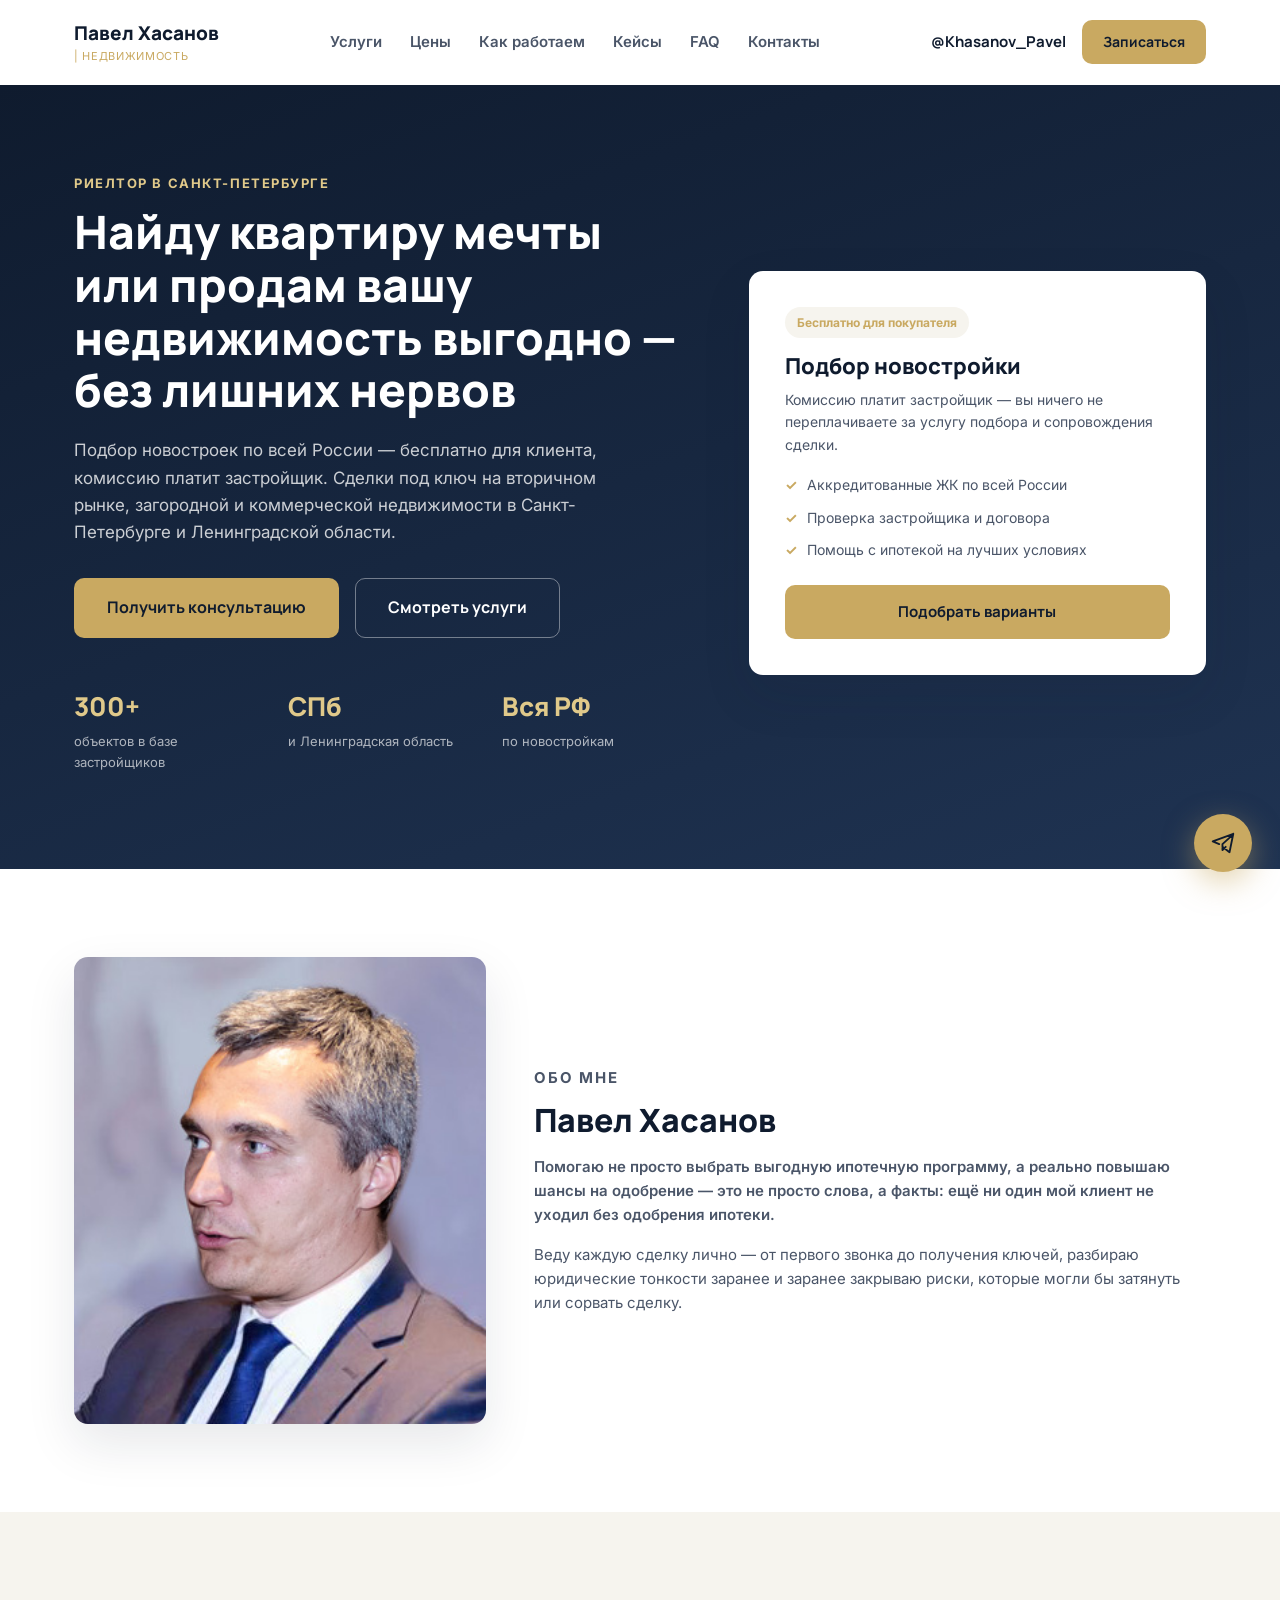
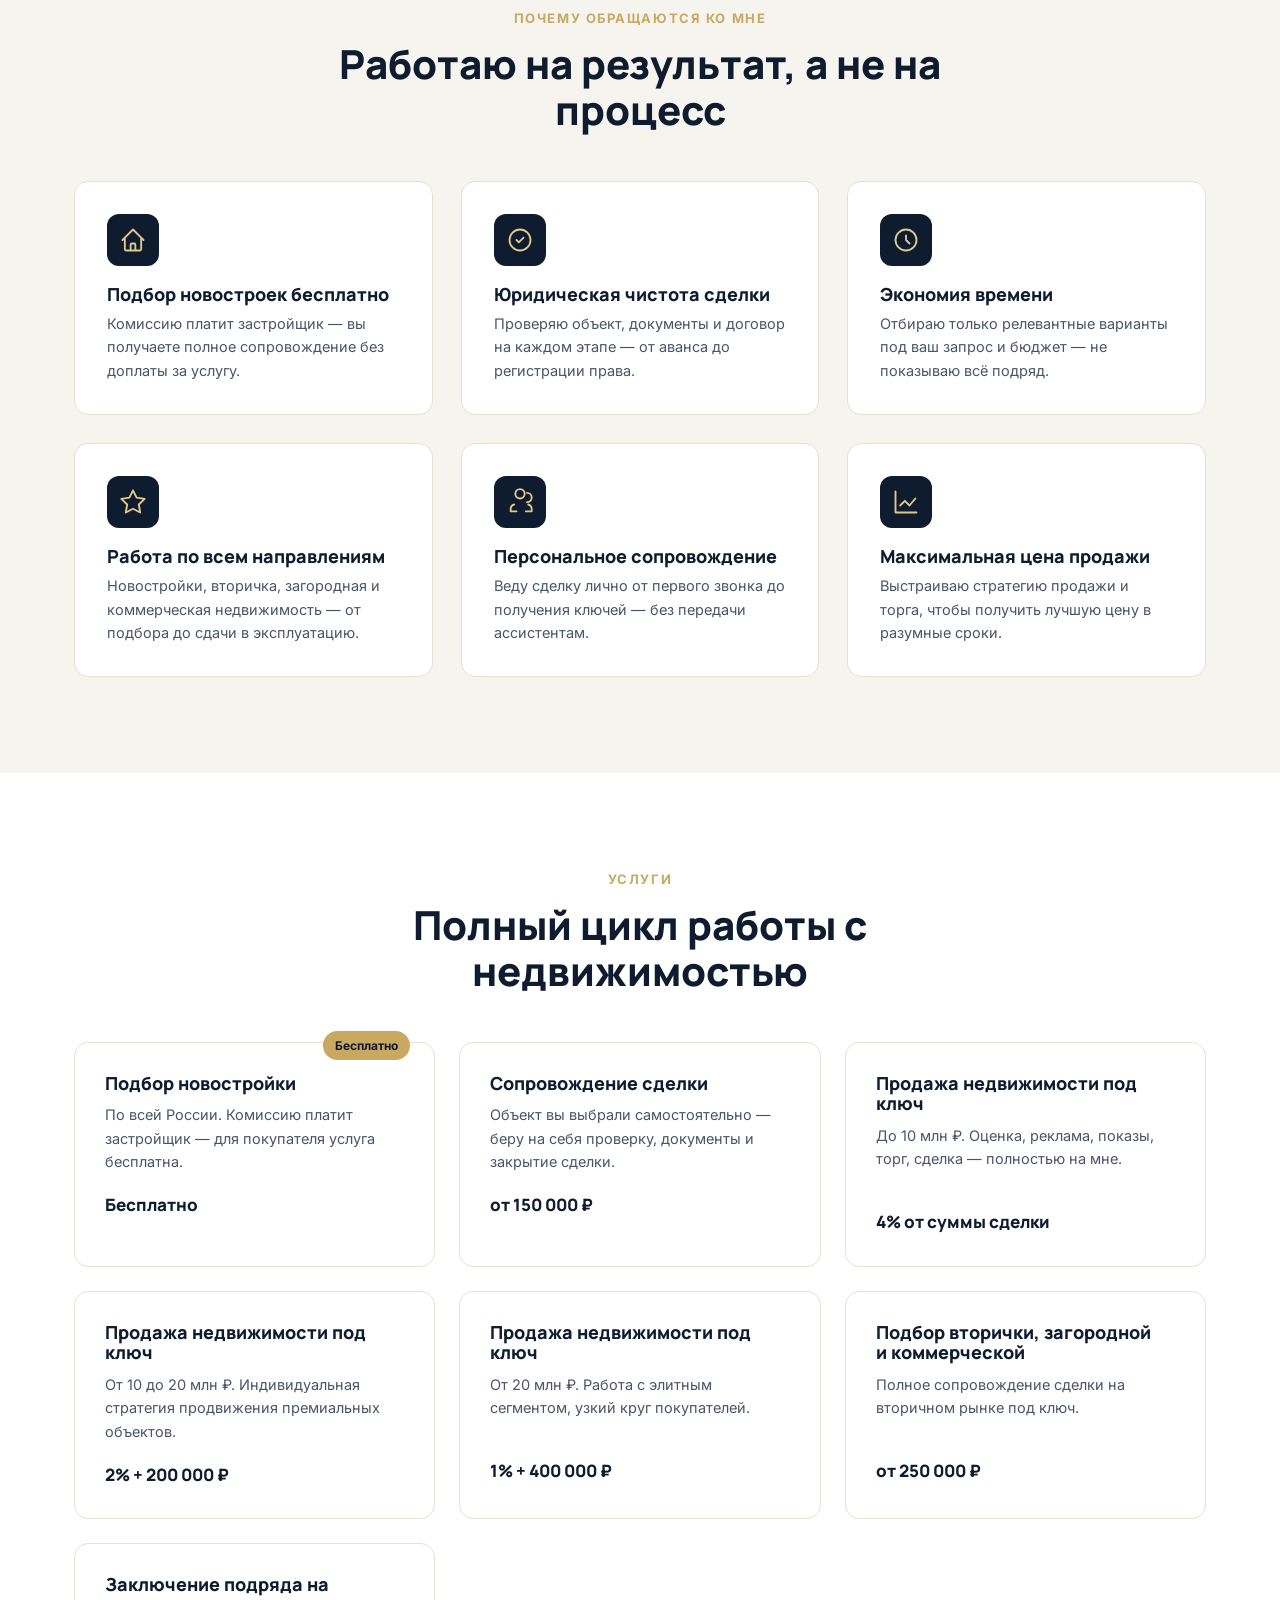
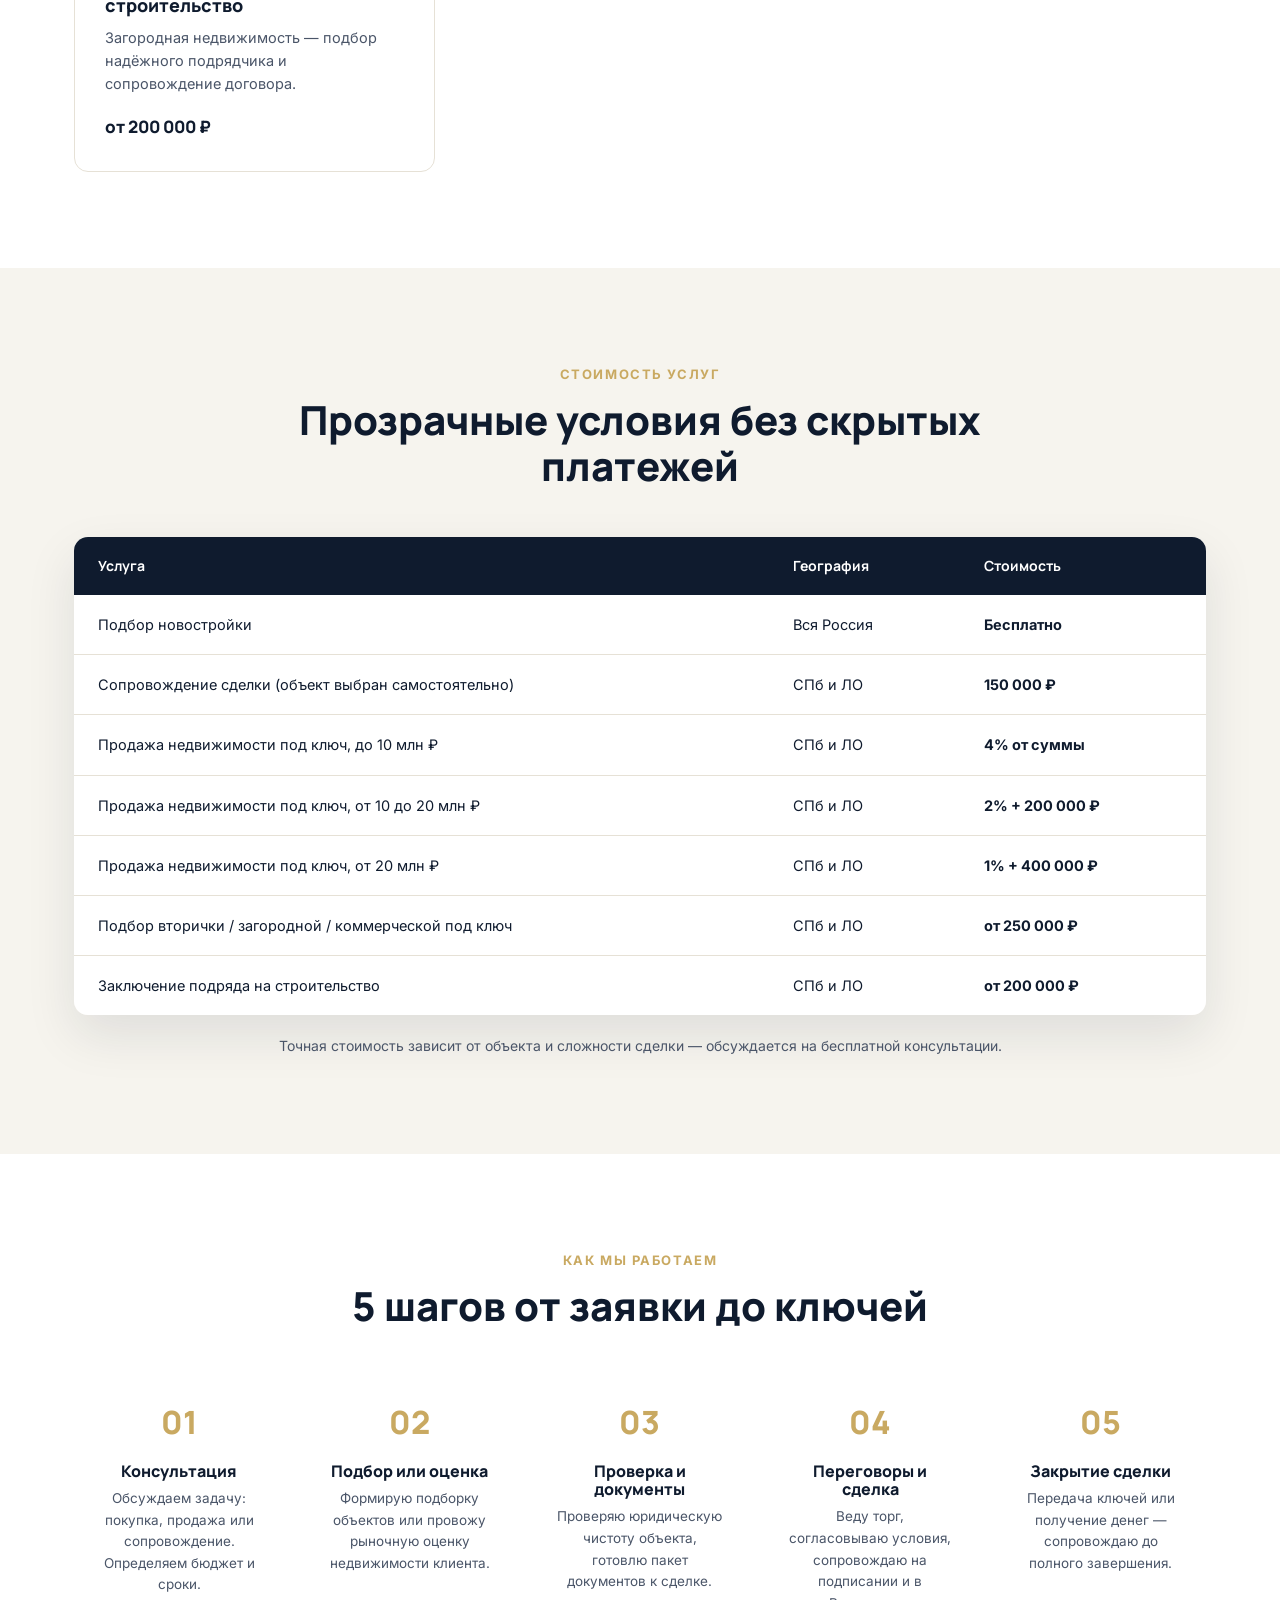
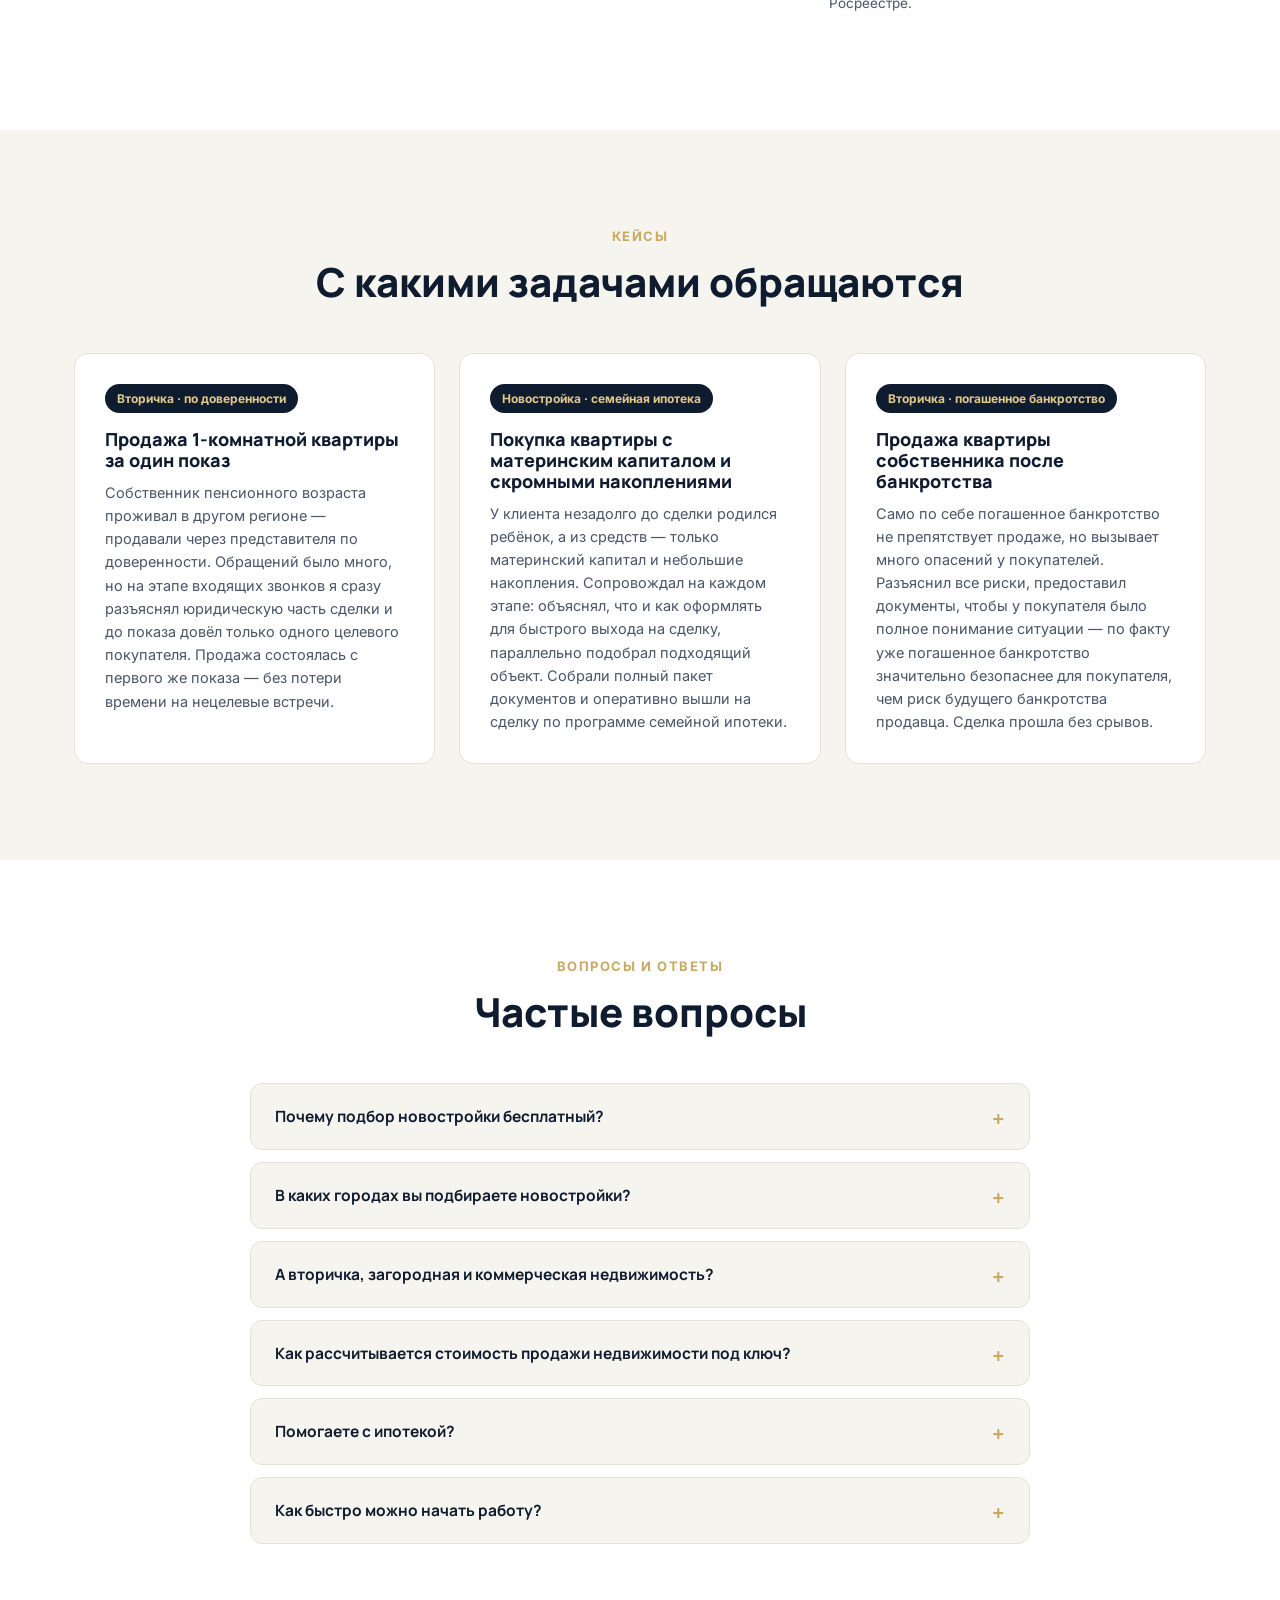
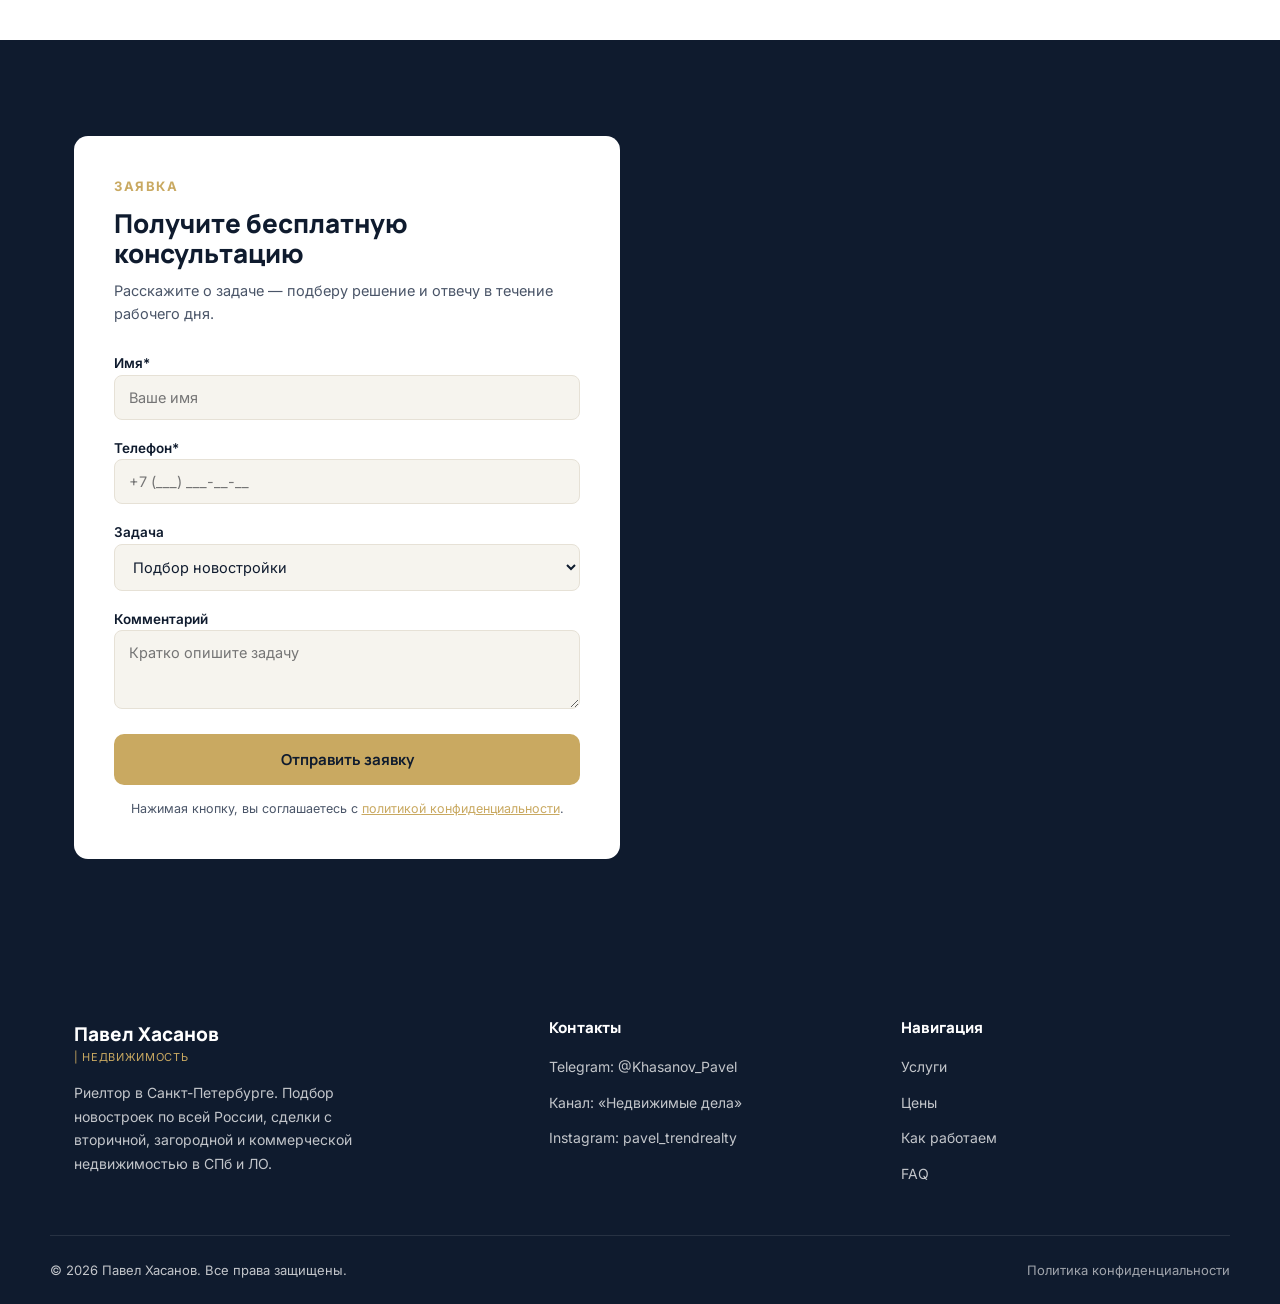
<file: index.html>
<!DOCTYPE html>
<html lang="ru">
<head>
<meta charset="UTF-8">
<meta name="viewport" content="width=device-width, initial-scale=1.0">
<title>Павел Хасанов — риелтор в Санкт-Петербурге | Недвижимость под ключ</title>
<meta name="description" content="Подбор новостроек по всей России бесплатно. Продажа, покупка и сопровождение сделок с недвижимостью в Санкт-Петербурге и Ленинградской области.">
<link rel="preconnect" href="https://fonts.googleapis.com">
<link rel="preconnect" href="https://fonts.gstatic.com" crossorigin>
<link href="https://fonts.googleapis.com/css2?family=Inter:wght@400;500;600;700;800&family=Manrope:wght@500;600;700;800&display=swap" rel="stylesheet">
<link rel="stylesheet" href="styles.css">
</head>
<body>

<header class="header" id="header">
  <div class="header__inner container">
    <a href="#top" class="logo"><span class="logo__main">Павел Хасанов</span><span class="logo__suffix">| недвижимость</span></a>
    <nav class="nav" id="nav">
      <a href="#services">Услуги</a>
      <a href="#price">Цены</a>
      <a href="#process">Как работаем</a>
      <a href="#cases">Кейсы</a>
      <a href="#faq">FAQ</a>
      <a href="#contacts">Контакты</a>
    </nav>
    <div class="header__actions">
      <a href="https://t.me/Khasanov_Pavel" target="_blank" rel="noopener" class="header__phone">@Khasanov_Pavel</a>
      <a href="#leadForm" class="btn btn--primary btn--sm">Записаться</a>
      <button class="burger" id="burger" aria-label="Меню"><span></span><span></span><span></span></button>
    </div>
  </div>
</header>

<main id="top">

  <!-- HERO -->
  <section class="hero">
    <div class="container hero__inner">
      <div class="hero__content">
        <p class="eyebrow">Риелтор в Санкт-Петербурге</p>
        <h1>Найду квартиру мечты или продам вашу недвижимость выгодно — без лишних нервов</h1>
        <p class="hero__lead">Подбор новостроек по всей России — бесплатно для клиента, комиссию платит застройщик. Сделки под ключ на вторичном рынке, загородной и коммерческой недвижимости в Санкт-Петербурге и Ленинградской области.</p>
        <div class="hero__cta">
          <a href="#leadForm" class="btn btn--primary btn--lg">Получить консультацию</a>
          <a href="#services" class="btn btn--ghost btn--lg">Смотреть услуги</a>
        </div>
        <div class="hero__stats">
          <div class="stat">
            <span class="stat__num" data-target="300">0</span><span class="stat__suffix">+</span>
            <span class="stat__label">объектов в базе застройщиков</span>
          </div>
          <div class="stat">
            <span class="stat__num">СПб</span>
            <span class="stat__label">и Ленинградская область</span>
          </div>
          <div class="stat">
            <span class="stat__num">Вся РФ</span>
            <span class="stat__label">по новостройкам</span>
          </div>
        </div>
      </div>
      <div class="hero__card">
        <div class="hero__card-badge">Бесплатно для покупателя</div>
        <h3>Подбор новостройки</h3>
        <p>Комиссию платит застройщик — вы ничего не переплачиваете за услугу подбора и сопровождения сделки.</p>
        <ul class="hero__card-list">
          <li>Аккредитованные ЖК по всей России</li>
          <li>Проверка застройщика и договора</li>
          <li>Помощь с ипотекой на лучших условиях</li>
        </ul>
        <a href="#leadForm" class="btn btn--primary btn--block">Подобрать варианты</a>
      </div>
    </div>
  </section>

  <!-- ОБО МНЕ -->
  <section class="section about-section">
    <div class="container about__inner">
      <div class="about__photo">
        <img src="img/pavel-photo.jpg" alt="Павел Хасанов, риелтор">
      </div>
      <div class="about__content">
        <p class="eyebrow">Обо мне</p>
        <h2>Павел Хасанов</h2>
        <p class="about__lead">Помогаю не просто выбрать выгодную ипотечную программу, а реально повышаю шансы на одобрение — это не просто слова, а факты: ещё ни один мой клиент не уходил без одобрения ипотеки.</p>
        <p>Веду каждую сделку лично — от первого звонка до получения ключей, разбираю юридические тонкости заранее и заранее закрываю риски, которые могли бы затянуть или сорвать сделку.</p>
      </div>
    </div>
  </section>

  <!-- ПРЕИМУЩЕСТВА -->
  <section class="section adv-section">
    <div class="container">
      <p class="eyebrow eyebrow--center">Почему обращаются ко мне</p>
      <h2 class="section__title section__title--center">Работаю на результат, а не на процесс</h2>
      <div class="adv-grid">
        <div class="adv">
          <div class="adv__icon"><svg width="28" height="28" viewBox="0 0 24 24" fill="none"><path d="M3 12l2-2m0 0l7-7 7 7M5 10v10a1 1 0 001 1h3m10-11l2 2m-2-2v10a1 1 0 01-1 1h-3m-6 0a1 1 0 001-1v-4a1 1 0 011-1h2a1 1 0 011 1v4a1 1 0 001 1m-6 0h6" stroke="currentColor" stroke-width="1.6" stroke-linecap="round" stroke-linejoin="round"/></svg></div>
          <h3>Подбор новостроек бесплатно</h3>
          <p>Комиссию платит застройщик — вы получаете полное сопровождение без доплаты за услугу.</p>
        </div>
        <div class="adv">
          <div class="adv__icon"><svg width="28" height="28" viewBox="0 0 24 24" fill="none"><path d="M9 12l2 2 4-4m6 2a9 9 0 11-18 0 9 9 0 0118 0z" stroke="currentColor" stroke-width="1.6" stroke-linecap="round" stroke-linejoin="round"/></svg></div>
          <h3>Юридическая чистота сделки</h3>
          <p>Проверяю объект, документы и договор на каждом этапе — от аванса до регистрации права.</p>
        </div>
        <div class="adv__icon-wrap">
        </div>
        <div class="adv">
          <div class="adv__icon"><svg width="28" height="28" viewBox="0 0 24 24" fill="none"><path d="M12 8v4l3 3m6-3a9 9 0 11-18 0 9 9 0 0118 0z" stroke="currentColor" stroke-width="1.6" stroke-linecap="round" stroke-linejoin="round"/></svg></div>
          <h3>Экономия времени</h3>
          <p>Отбираю только релевантные варианты под ваш запрос и бюджет — не показываю всё подряд.</p>
        </div>
        <div class="adv">
          <div class="adv__icon"><svg width="28" height="28" viewBox="0 0 24 24" fill="none"><path d="M12 2l3.09 6.26L22 9.27l-5 4.87L18.18 21 12 17.77 5.82 21 7 14.14 2 9.27l6.91-1.01L12 2z" stroke="currentColor" stroke-width="1.6" stroke-linecap="round" stroke-linejoin="round"/></svg></div>
          <h3>Работа по всем направлениям</h3>
          <p>Новостройки, вторичка, загородная и коммерческая недвижимость — от подбора до сдачи в эксплуатацию.</p>
        </div>
        <div class="adv">
          <div class="adv__icon"><svg width="28" height="28" viewBox="0 0 24 24" fill="none"><path d="M17 20h5v-2a4 4 0 00-3-3.87M9 20H4v-2a4 4 0 013-3.87m5-5.13a4 4 0 100-8 4 4 0 000 8zm6 3.13a4 4 0 100-8" stroke="currentColor" stroke-width="1.6" stroke-linecap="round" stroke-linejoin="round"/></svg></div>
          <h3>Персональное сопровождение</h3>
          <p>Веду сделку лично от первого звонка до получения ключей — без передачи ассистентам.</p>
        </div>
        <div class="adv">
          <div class="adv__icon"><svg width="28" height="28" viewBox="0 0 24 24" fill="none"><path d="M3 3v18h18M7 15l4-4 4 4 5-6" stroke="currentColor" stroke-width="1.6" stroke-linecap="round" stroke-linejoin="round"/></svg></div>
          <h3>Максимальная цена продажи</h3>
          <p>Выстраиваю стратегию продажи и торга, чтобы получить лучшую цену в разумные сроки.</p>
        </div>
      </div>
    </div>
  </section>

  <!-- УСЛУГИ -->
  <section class="section services-section" id="services">
    <div class="container">
      <p class="eyebrow eyebrow--center">Услуги</p>
      <h2 class="section__title section__title--center">Полный цикл работы с недвижимостью</h2>
      <div class="services-grid">
        <div class="service">
          <span class="service__badge">Бесплатно</span>
          <h3>Подбор новостройки</h3>
          <p>По всей России. Комиссию платит застройщик — для покупателя услуга бесплатна.</p>
          <span class="service__price">Бесплатно</span>
        </div>
        <div class="service">
          <h3>Сопровождение сделки</h3>
          <p>Объект вы выбрали самостоятельно — беру на себя проверку, документы и закрытие сделки.</p>
          <span class="service__price">от 150 000 ₽</span>
        </div>
        <div class="service">
          <h3>Продажа недвижимости под ключ</h3>
          <p>До 10 млн ₽. Оценка, реклама, показы, торг, сделка — полностью на мне.</p>
          <span class="service__price">4% от суммы сделки</span>
        </div>
        <div class="service">
          <h3>Продажа недвижимости под ключ</h3>
          <p>От 10 до 20 млн ₽. Индивидуальная стратегия продвижения премиальных объектов.</p>
          <span class="service__price">2% + 200 000 ₽</span>
        </div>
        <div class="service">
          <h3>Продажа недвижимости под ключ</h3>
          <p>От 20 млн ₽. Работа с элитным сегментом, узкий круг покупателей.</p>
          <span class="service__price">1% + 400 000 ₽</span>
        </div>
        <div class="service">
          <h3>Подбор вторички, загородной и коммерческой</h3>
          <p>Полное сопровождение сделки на вторичном рынке под ключ.</p>
          <span class="service__price">от 250 000 ₽</span>
        </div>
        <div class="service">
          <h3>Заключение подряда на строительство</h3>
          <p>Загородная недвижимость — подбор надёжного подрядчика и сопровождение договора.</p>
          <span class="service__price">от 200 000 ₽</span>
        </div>
      </div>
    </div>
  </section>

  <!-- ПРАЙС -->
  <section class="section price-section" id="price">
    <div class="container">
      <p class="eyebrow eyebrow--center">Стоимость услуг</p>
      <h2 class="section__title section__title--center">Прозрачные условия без скрытых платежей</h2>
      <div class="price-table-wrap">
        <table class="price-table">
          <thead>
            <tr><th>Услуга</th><th>География</th><th>Стоимость</th></tr>
          </thead>
          <tbody>
            <tr><td>Подбор новостройки</td><td>Вся Россия</td><td>Бесплатно</td></tr>
            <tr><td>Сопровождение сделки (объект выбран самостоятельно)</td><td>СПб и ЛО</td><td>150 000 ₽</td></tr>
            <tr><td>Продажа недвижимости под ключ, до 10 млн ₽</td><td>СПб и ЛО</td><td>4% от суммы</td></tr>
            <tr><td>Продажа недвижимости под ключ, от 10 до 20 млн ₽</td><td>СПб и ЛО</td><td>2% + 200 000 ₽</td></tr>
            <tr><td>Продажа недвижимости под ключ, от 20 млн ₽</td><td>СПб и ЛО</td><td>1% + 400 000 ₽</td></tr>
            <tr><td>Подбор вторички / загородной / коммерческой под ключ</td><td>СПб и ЛО</td><td>от 250 000 ₽</td></tr>
            <tr><td>Заключение подряда на строительство</td><td>СПб и ЛО</td><td>от 200 000 ₽</td></tr>
          </tbody>
        </table>
      </div>
      <p class="price-note">Точная стоимость зависит от объекта и сложности сделки — обсуждается на бесплатной консультации.</p>
    </div>
  </section>

  <!-- ПРОЦЕСС -->
  <section class="section process-section" id="process">
    <div class="container">
      <p class="eyebrow eyebrow--center">Как мы работаем</p>
      <h2 class="section__title section__title--center">5 шагов от заявки до ключей</h2>
      <div class="process-grid">
        <div class="step">
          <span class="step__num">01</span>
          <h3>Консультация</h3>
          <p>Обсуждаем задачу: покупка, продажа или сопровождение. Определяем бюджет и сроки.</p>
        </div>
        <div class="step">
          <span class="step__num">02</span>
          <h3>Подбор или оценка</h3>
          <p>Формирую подборку объектов или провожу рыночную оценку недвижимости клиента.</p>
        </div>
        <div class="step">
          <span class="step__num">03</span>
          <h3>Проверка и документы</h3>
          <p>Проверяю юридическую чистоту объекта, готовлю пакет документов к сделке.</p>
        </div>
        <div class="step">
          <span class="step__num">04</span>
          <h3>Переговоры и сделка</h3>
          <p>Веду торг, согласовываю условия, сопровождаю на подписании и в Росреестре.</p>
        </div>
        <div class="step">
          <span class="step__num">05</span>
          <h3>Закрытие сделки</h3>
          <p>Передача ключей или получение денег — сопровождаю до полного завершения.</p>
        </div>
      </div>
    </div>
  </section>

  <!-- КЕЙСЫ -->
  <section class="section cases-section" id="cases">
    <div class="container">
      <p class="eyebrow eyebrow--center">Кейсы</p>
      <h2 class="section__title section__title--center">С какими задачами обращаются</h2>
      <div class="cases-grid">
        <div class="object">
          <div class="object__tag">Вторичка · по доверенности</div>
          <h3>Продажа 1-комнатной квартиры за один показ</h3>
          <p>Собственник пенсионного возраста проживал в другом регионе — продавали через представителя по доверенности. Обращений было много, но на этапе входящих звонков я сразу разъяснял юридическую часть сделки и до показа довёл только одного целевого покупателя. Продажа состоялась с первого же показа — без потери времени на нецелевые встречи.</p>
        </div>
        <div class="object">
          <div class="object__tag">Новостройка · семейная ипотека</div>
          <h3>Покупка квартиры с материнским капиталом и скромными накоплениями</h3>
          <p>У клиента незадолго до сделки родился ребёнок, а из средств — только материнский капитал и небольшие накопления. Сопровождал на каждом этапе: объяснял, что и как оформлять для быстрого выхода на сделку, параллельно подобрал подходящий объект. Собрали полный пакет документов и оперативно вышли на сделку по программе семейной ипотеки.</p>
        </div>
        <div class="object">
          <div class="object__tag">Вторичка · погашенное банкротство</div>
          <h3>Продажа квартиры собственника после банкротства</h3>
          <p>Само по себе погашенное банкротство не препятствует продаже, но вызывает много опасений у покупателей. Разъяснил все риски, предоставил документы, чтобы у покупателя было полное понимание ситуации — по факту уже погашенное банкротство значительно безопаснее для покупателя, чем риск будущего банкротства продавца. Сделка прошла без срывов.</p>
        </div>
      </div>
    </div>
  </section>

  <!-- FAQ -->
  <section class="section faq-section" id="faq">
    <div class="container">
      <p class="eyebrow eyebrow--center">Вопросы и ответы</p>
      <h2 class="section__title section__title--center">Частые вопросы</h2>
      <div class="faq__list">
        <details class="faq__item">
          <summary>Почему подбор новостройки бесплатный?</summary>
          <p>Комиссию агенту выплачивает застройщик из собственного бюджета на продажи. Для покупателя цена квартиры не меняется — вы получаете сопровождение сделки без доплат.</p>
        </details>
        <details class="faq__item">
          <summary>В каких городах вы подбираете новостройки?</summary>
          <p>По всей России — работаю с аккредитованными застройщиками в разных регионах, подбор и сопровождение возможны удалённо.</p>
        </details>
        <details class="faq__item">
          <summary>А вторичка, загородная и коммерческая недвижимость?</summary>
          <p>Эти направления веду в Санкт-Петербурге и Ленинградской области — очно, с личным участием на всех этапах сделки.</p>
        </details>
        <details class="faq__item">
          <summary>Как рассчитывается стоимость продажи недвижимости под ключ?</summary>
          <p>Процент от суммы сделки зависит от диапазона стоимости объекта: до 10 млн ₽ — 4%, от 10 до 20 млн ₽ — 2% + 200 000 ₽, от 20 млн ₽ — 1% + 400 000 ₽.</p>
        </details>
        <details class="faq__item">
          <summary>Помогаете с ипотекой?</summary>
          <p>Я не просто помогаю выбрать наиболее выгодную программу, а реально повышаю шансы на одобрение. Это не просто слова, а факты: ещё ни один мой клиент не уходил без одобрения ипотеки.</p>
        </details>
        <details class="faq__item">
          <summary>Как быстро можно начать работу?</summary>
          <p>После заявки связываюсь в течение рабочего дня — обсуждаем задачу и следующий шаг на бесплатной консультации.</p>
        </details>
      </div>
    </div>
  </section>

  <!-- ФОРМА + КАРТА -->
  <section class="section form-section" id="leadForm-section">
    <div class="container form-grid">
      <div class="form-card">
        <p class="eyebrow">Заявка</p>
        <h2>Получите бесплатную консультацию</h2>
        <p class="form-card__lead">Расскажите о задаче — подберу решение и отвечу в течение рабочего дня.</p>
        <form id="leadForm" class="form">
          <input type="text" name="_gotcha" style="display:none" tabindex="-1" autocomplete="off">
          <div class="form__row">
            <label>Имя*<input type="text" name="name" required placeholder="Ваше имя"></label>
          </div>
          <div class="form__row">
            <label>Телефон*<input type="tel" name="phone" required placeholder="+7 (___) ___-__-__"></label>
          </div>
          <div class="form__row">
            <label>Задача<select name="task">
              <option value="Подбор новостройки">Подбор новостройки</option>
              <option value="Сопровождение сделки">Сопровождение сделки</option>
              <option value="Продажа недвижимости">Продажа недвижимости</option>
              <option value="Подбор вторички/загородной/коммерческой">Подбор вторички/загородной/коммерческой</option>
              <option value="Строительство">Заключение подряда на строительство</option>
              <option value="Другое">Другое</option>
            </select></label>
          </div>
          <div class="form__row">
            <label>Комментарий<textarea name="comment" rows="3" placeholder="Кратко опишите задачу"></textarea></label>
          </div>
          <button type="submit" class="btn btn--primary btn--block">Отправить заявку</button>
          <p class="form__note">Нажимая кнопку, вы соглашаетесь с <a href="privacy.html">политикой конфиденциальности</a>.</p>
        </form>
      </div>
      <div class="map-card">
        <iframe src="https://yandex.ru/map-widget/v1/?ll=30.335098%2C59.938784&z=10" width="100%" height="100%" frameborder="0" loading="lazy" title="Карта Санкт-Петербурга"></iframe>
      </div>
    </div>
  </section>

</main>

<!-- КОНТАКТЫ + FOOTER -->
<footer class="footer" id="contacts">
  <div class="container footer__inner">
    <div class="footer__col">
      <a href="#top" class="logo logo--footer"><span class="logo__main">Павел Хасанов</span><span class="logo__suffix">| недвижимость</span></a>
      <p class="footer__desc">Риелтор в Санкт-Петербурге. Подбор новостроек по всей России, сделки с вторичной, загородной и коммерческой недвижимостью в СПб и ЛО.</p>
    </div>
    <div class="footer__col">
      <h4>Контакты</h4>
      <ul class="contact-list">
        <li class="contact-card"><a href="https://t.me/Khasanov_Pavel" target="_blank" rel="noopener">Telegram: @Khasanov_Pavel</a></li>
        <li class="contact-card"><a href="https://t.me/pavel_trend" target="_blank" rel="noopener">Канал: «Недвижимые дела»</a></li>
        <li class="contact-card"><a href="https://www.instagram.com/pavel_trendrealty" target="_blank" rel="noopener">Instagram: pavel_trendrealty</a></li>
      </ul>
    </div>
    <div class="footer__col">
      <h4>Навигация</h4>
      <ul class="footer__nav">
        <li><a href="#services">Услуги</a></li>
        <li><a href="#price">Цены</a></li>
        <li><a href="#process">Как работаем</a></li>
        <li><a href="#faq">FAQ</a></li>
      </ul>
    </div>
  </div>
  <div class="container footer__bottom">
    <p>© <span id="year"></span> Павел Хасанов. Все права защищены.</p>
    <a href="privacy.html">Политика конфиденциальности</a>
  </div>
</footer>

<a href="https://t.me/Khasanov_Pavel" target="_blank" rel="noopener" class="fab" aria-label="Написать в Telegram">
  <svg width="26" height="26" viewBox="0 0 24 24" fill="none"><path d="M21.5 3.5L2.5 10.5l6 2.5m13-9.5l-3.5 17-6.5-5m10-11.5l-10 9m0 0v5.5l3-3" stroke="currentColor" stroke-width="1.7" stroke-linecap="round" stroke-linejoin="round"/></svg>
</a>

<script src="script.js"></script>
</body>
</html>
</file>
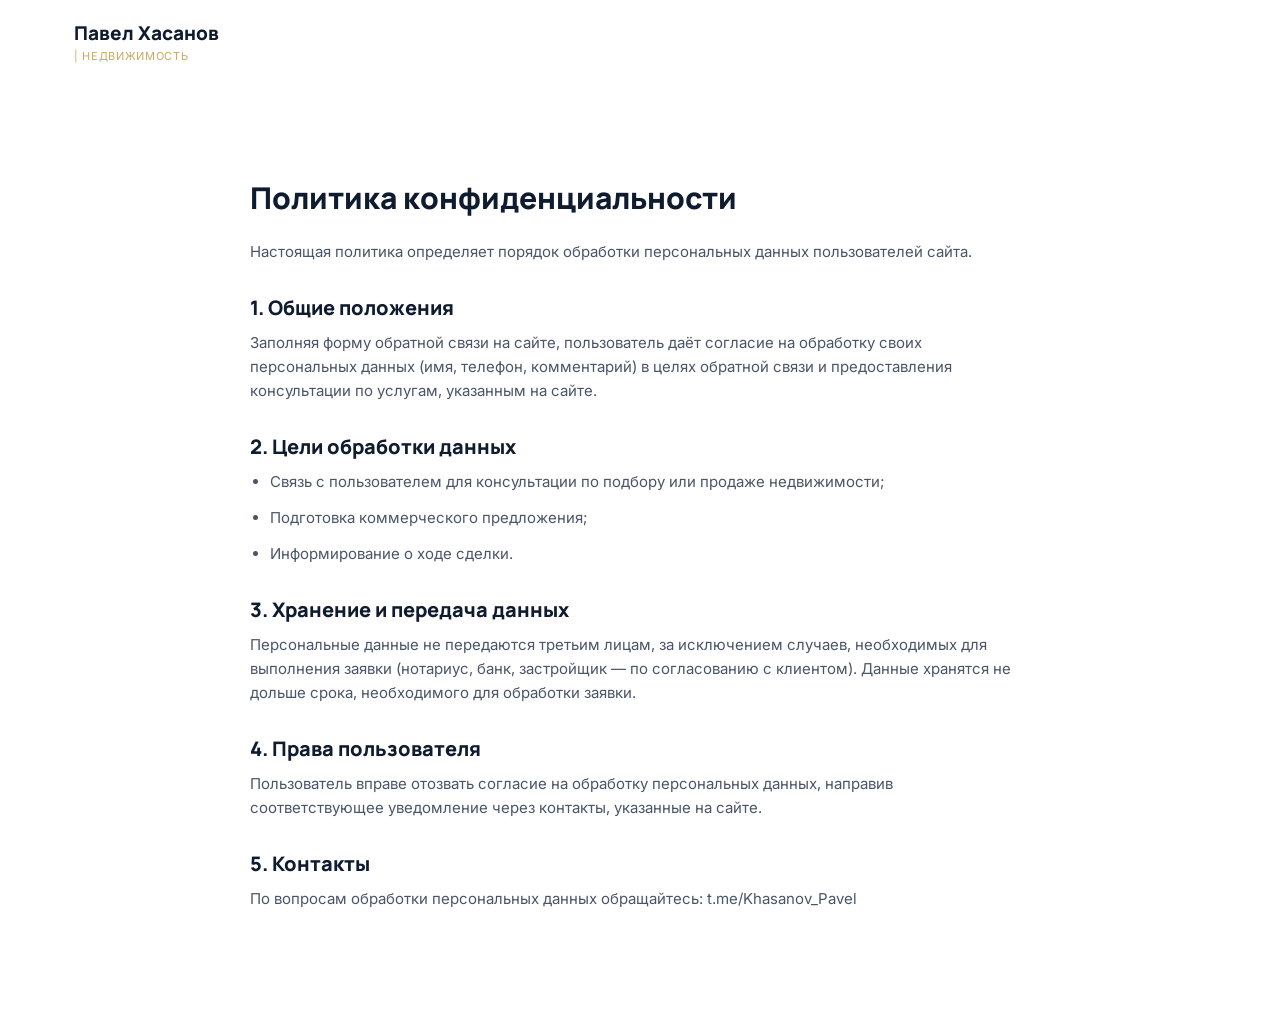
<file: privacy.html>
<!DOCTYPE html>
<html lang="ru">
<head>
<meta charset="UTF-8">
<meta name="viewport" content="width=device-width, initial-scale=1.0">
<title>Политика конфиденциальности — Павел Хасанов</title>
<link rel="preconnect" href="https://fonts.googleapis.com">
<link rel="preconnect" href="https://fonts.gstatic.com" crossorigin>
<link href="https://fonts.googleapis.com/css2?family=Inter:wght@400;500;600;700;800&family=Manrope:wght@500;600;700;800&display=swap" rel="stylesheet">
<link rel="stylesheet" href="styles.css">
<style>
  .legal { padding: 96px 0; max-width: 780px; }
  .legal h1 { font-size: 30px; margin-bottom: 24px; }
  .legal h2 { font-size: 20px; margin: 32px 0 12px; }
  .legal p, .legal li { color: var(--ink-soft); font-size: 15px; margin-bottom: 12px; }
  .legal ul { padding-left: 20px; list-style: disc; }
</style>
</head>
<body>
<header class="header">
  <div class="header__inner container">
    <a href="index.html" class="logo"><span class="logo__main">Павел Хасанов</span><span class="logo__suffix">| недвижимость</span></a>
  </div>
</header>
<main class="container legal">
  <h1>Политика конфиденциальности</h1>
  <p>Настоящая политика определяет порядок обработки персональных данных пользователей сайта.</p>

  <h2>1. Общие положения</h2>
  <p>Заполняя форму обратной связи на сайте, пользователь даёт согласие на обработку своих персональных данных (имя, телефон, комментарий) в целях обратной связи и предоставления консультации по услугам, указанным на сайте.</p>

  <h2>2. Цели обработки данных</h2>
  <ul>
    <li>Связь с пользователем для консультации по подбору или продаже недвижимости;</li>
    <li>Подготовка коммерческого предложения;</li>
    <li>Информирование о ходе сделки.</li>
  </ul>

  <h2>3. Хранение и передача данных</h2>
  <p>Персональные данные не передаются третьим лицам, за исключением случаев, необходимых для выполнения заявки (нотариус, банк, застройщик — по согласованию с клиентом). Данные хранятся не дольше срока, необходимого для обработки заявки.</p>

  <h2>4. Права пользователя</h2>
  <p>Пользователь вправе отозвать согласие на обработку персональных данных, направив соответствующее уведомление через контакты, указанные на сайте.</p>

  <h2>5. Контакты</h2>
  <p>По вопросам обработки персональных данных обращайтесь: <a href="https://t.me/Khasanov_Pavel" target="_blank" rel="noopener">t.me/Khasanov_Pavel</a></p>
</main>
</body>
</html>
</file>
<file: styles.css>
:root {
  --navy: #0f1b2e;
  --navy-2: #16273f;
  --navy-3: #1f3352;
  --gold: #c9a961;
  --gold-light: #e0c98a;
  --ink: #0f1b2e;
  --ink-soft: #4a5568;
  --paper: #ffffff;
  --paper-soft: #f6f4ee;
  --line: #e6e1d6;
  --radius: 14px;
  --shadow: 0 20px 50px rgba(15, 27, 46, 0.10);
  --font-head: "Manrope", sans-serif;
  --font-body: "Inter", sans-serif;
}

* { box-sizing: border-box; margin: 0; padding: 0; }
html { scroll-behavior: smooth; }
body {
  font-family: var(--font-body);
  color: var(--ink);
  background: var(--paper);
  line-height: 1.6;
  -webkit-font-smoothing: antialiased;
}
h1, h2, h3, h4 { font-family: var(--font-head); font-weight: 800; color: var(--navy); line-height: 1.15; }
a { color: inherit; text-decoration: none; }
ul { list-style: none; }
img { max-width: 100%; display: block; }
.container { max-width: 1180px; margin: 0 auto; padding: 0 24px; }
.section { padding: 96px 0; }
.eyebrow { font-size: 13px; font-weight: 700; letter-spacing: .12em; text-transform: uppercase; color: var(--gold); margin-bottom: 12px; }
.eyebrow--center { text-align: center; }
.section__title { font-size: clamp(28px, 3.4vw, 40px); margin-bottom: 48px; max-width: 720px; }
.section__title--center { text-align: center; margin-left: auto; margin-right: auto; }

/* BUTTONS */
.btn {
  display: inline-flex; align-items: center; justify-content: center;
  font-family: var(--font-head); font-weight: 700; font-size: 15px;
  padding: 14px 28px; border-radius: 10px; border: 1px solid transparent;
  cursor: pointer; transition: all .2s ease; white-space: nowrap;
}
.btn--primary { background: var(--gold); color: var(--navy); }
.btn--primary:hover { background: var(--gold-light); transform: translateY(-1px); }
.btn--ghost { background: transparent; border-color: var(--navy); color: var(--navy); }
.btn--ghost:hover { background: var(--navy); color: #fff; }
.btn--lg { padding: 16px 32px; font-size: 16px; }
.btn--sm { padding: 10px 20px; font-size: 14px; }
.btn--block { width: 100%; }

/* HEADER */
.header { position: sticky; top: 0; z-index: 100; background: rgba(255,255,255,.9); backdrop-filter: blur(10px); border-bottom: 1px solid transparent; transition: all .2s ease; }
.header.scrolled { border-bottom-color: var(--line); box-shadow: 0 4px 20px rgba(15,27,46,.06); }
.header__inner { display: flex; align-items: center; justify-content: space-between; gap: 24px; min-width: 0; height: 84px; }
.logo { display: flex; flex-direction: column; flex-shrink: 0; }
.logo__main { font-family: var(--font-head); font-weight: 800; font-size: 19px; color: var(--navy); }
.logo__suffix { font-size: 11px; color: var(--gold); letter-spacing: .06em; text-transform: uppercase; }
.nav { display: flex; gap: 28px; }
.nav a { font-size: 15px; font-weight: 600; color: var(--ink-soft); white-space: nowrap; transition: color .2s; }
.nav a:hover { color: var(--navy); }
.header__actions { display: flex; align-items: center; gap: 16px; flex-shrink: 0; }
.header__phone { font-family: var(--font-head); font-weight: 700; font-size: 15px; color: var(--navy); white-space: nowrap; }
.burger { display: none; flex-direction: column; justify-content: center; gap: 5px; width: 32px; height: 32px; background: none; border: none; cursor: pointer; }
.burger span { display: block; width: 100%; height: 2px; background: var(--navy); transition: all .2s; }
.burger.is-open span:nth-child(1) { transform: translateY(7px) rotate(45deg); }
.burger.is-open span:nth-child(2) { opacity: 0; }
.burger.is-open span:nth-child(3) { transform: translateY(-7px) rotate(-45deg); }

/* HERO */
.hero { background: linear-gradient(160deg, var(--navy) 0%, var(--navy-3) 100%); padding: 88px 0 96px; }
.hero__inner { display: grid; grid-template-columns: 1.15fr .85fr; gap: 56px; align-items: center; }
.hero .eyebrow { color: var(--gold-light); }
.hero h1 { color: #fff; font-size: clamp(30px, 4vw, 46px); margin-bottom: 20px; }
.hero__lead { color: rgba(255,255,255,.78); font-size: 17px; max-width: 540px; margin-bottom: 32px; }
.hero__cta { display: flex; gap: 16px; margin-bottom: 48px; flex-wrap: wrap; }
.hero .btn--ghost { border-color: rgba(255,255,255,.4); color: #fff; }
.hero .btn--ghost:hover { background: #fff; color: var(--navy); }
.hero__stats { display: grid; grid-template-columns: repeat(3, 1fr); gap: 24px; }
.stat__num { font-family: var(--font-head); font-weight: 800; font-size: 26px; color: var(--gold-light); }
.stat__suffix { font-family: var(--font-head); font-weight: 800; font-size: 26px; color: var(--gold-light); }
.stat__label { display: block; font-size: 13px; color: rgba(255,255,255,.65); margin-top: 4px; }

.hero__card { background: #fff; border-radius: var(--radius); padding: 36px; box-shadow: var(--shadow); }
.hero__card-badge { display: inline-block; background: var(--paper-soft); color: var(--gold); font-size: 12px; font-weight: 700; padding: 6px 12px; border-radius: 20px; margin-bottom: 16px; }
.hero__card h3 { font-size: 22px; margin-bottom: 10px; }
.hero__card p { color: var(--ink-soft); font-size: 14px; margin-bottom: 18px; }
.hero__card-list { margin-bottom: 24px; }
.hero__card-list li { position: relative; padding-left: 22px; font-size: 14px; color: var(--ink-soft); margin-bottom: 10px; }
.hero__card-list li::before { content: "✓"; position: absolute; left: 0; color: var(--gold); font-weight: 700; }

/* ABOUT */
.about-section { padding: 88px 0; }
.about__inner { display: grid; grid-template-columns: .38fr .62fr; gap: 48px; align-items: center; }
.about__photo { border-radius: var(--radius); overflow: hidden; box-shadow: var(--shadow); aspect-ratio: 3/3.4; }
.about__photo img { width: 100%; height: 100%; object-fit: cover; }
.about__content h2 { font-size: clamp(24px, 3vw, 32px); margin-bottom: 16px; }
.about__lead { font-size: 17px; color: var(--navy); font-weight: 600; margin-bottom: 16px; }
.about__content p { color: var(--ink-soft); font-size: 15px; }
.about__content p + p { margin-top: 12px; }

/* ADVANTAGES */
.adv-section { background: var(--paper-soft); }
.adv-grid { display: grid; grid-template-columns: repeat(3, 1fr); gap: 28px; }
.adv__icon-wrap { display: none; }
.adv { background: #fff; border-radius: var(--radius); padding: 32px; border: 1px solid var(--line); }
.adv__icon { width: 52px; height: 52px; border-radius: 12px; background: var(--navy); color: var(--gold-light); display: flex; align-items: center; justify-content: center; margin-bottom: 18px; }
.adv h3 { font-size: 18px; margin-bottom: 8px; }
.adv p { color: var(--ink-soft); font-size: 14.5px; }

/* SERVICES */
.services-grid { display: grid; grid-template-columns: repeat(3, 1fr); gap: 24px; }
.service { position: relative; border: 1px solid var(--line); border-radius: var(--radius); padding: 30px; transition: all .2s; }
.service:hover { border-color: var(--gold); box-shadow: var(--shadow); transform: translateY(-2px); }
.service__badge { position: absolute; top: -12px; right: 24px; background: var(--gold); color: var(--navy); font-size: 12px; font-weight: 700; padding: 5px 12px; border-radius: 20px; }
.service h3 { font-size: 18px; margin-bottom: 10px; padding-right: 10px; }
.service p { color: var(--ink-soft); font-size: 14.5px; margin-bottom: 18px; min-height: 66px; }
.service__price { font-family: var(--font-head); font-weight: 800; color: var(--navy); font-size: 17px; }

/* PRICE TABLE */
.price-section { background: var(--paper-soft); }
.price-table-wrap { overflow-x: auto; border-radius: var(--radius); box-shadow: var(--shadow); }
.price-table { width: 100%; border-collapse: collapse; background: #fff; min-width: 640px; }
.price-table th { background: var(--navy); color: #fff; text-align: left; padding: 18px 24px; font-family: var(--font-head); font-size: 14px; font-weight: 700; }
.price-table td { padding: 18px 24px; border-bottom: 1px solid var(--line); font-size: 14.5px; }
.price-table tr:last-child td { border-bottom: none; }
.price-table td:last-child { font-weight: 700; color: var(--navy); white-space: nowrap; }
.price-note { text-align: center; color: var(--ink-soft); font-size: 14px; margin-top: 20px; }

/* PROCESS */
.process-grid { display: grid; grid-template-columns: repeat(5, 1fr); gap: 20px; }
.step { text-align: center; padding: 20px; }
.step__num { display: block; font-family: var(--font-head); font-weight: 800; font-size: 32px; color: var(--gold); margin-bottom: 14px; }
.step h3 { font-size: 16px; margin-bottom: 8px; }
.step p { color: var(--ink-soft); font-size: 13.5px; }

/* CASES */
.cases-section { background: var(--paper-soft); }
.cases-grid { display: grid; grid-template-columns: repeat(3, 1fr); gap: 24px; }
.object { background: #fff; border-radius: var(--radius); padding: 30px; border: 1px solid var(--line); }
.object__tag { display: inline-block; background: var(--navy); color: var(--gold-light); font-size: 12px; font-weight: 700; padding: 5px 12px; border-radius: 20px; margin-bottom: 16px; }
.object h3 { font-size: 18px; margin-bottom: 10px; }
.object p { color: var(--ink-soft); font-size: 14.5px; }

/* FAQ */
.faq__list { max-width: 780px; margin: 0 auto; display: flex; flex-direction: column; gap: 12px; }
.faq__item { background: var(--paper-soft); border-radius: 12px; padding: 20px 24px; border: 1px solid var(--line); }
.faq__item summary { font-family: var(--font-head); font-weight: 700; font-size: 15.5px; cursor: pointer; list-style: none; position: relative; padding-right: 28px; }
.faq__item summary::-webkit-details-marker { display: none; }
.faq__item summary::after { content: "+"; position: absolute; right: 0; top: -2px; font-size: 22px; color: var(--gold); }
.faq__item[open] summary::after { content: "−"; }
.faq__item p { margin-top: 14px; color: var(--ink-soft); font-size: 14.5px; }

/* FORM */
.form-section { background: var(--navy); }
.form-grid { display: grid; grid-template-columns: 1fr 1fr; gap: 40px; align-items: stretch; }
.form-card { background: #fff; border-radius: var(--radius); padding: 40px; }
.form-card .eyebrow { color: var(--gold); }
.form-card h2 { font-size: 26px; margin-bottom: 10px; }
.form-card__lead { color: var(--ink-soft); font-size: 14.5px; margin-bottom: 28px; }
.form__row { margin-bottom: 18px; }
.form label { display: block; font-size: 13.5px; font-weight: 600; color: var(--navy); margin-bottom: 6px; }
.form input, .form select, .form textarea {
  width: 100%; padding: 13px 14px; border: 1px solid var(--line); border-radius: 8px;
  font-family: var(--font-body); font-size: 14.5px; color: var(--ink); background: var(--paper-soft); resize: vertical;
}
.form input:focus, .form select:focus, .form textarea:focus { outline: none; border-color: var(--gold); }
.form__note { font-size: 12.5px; color: var(--ink-soft); text-align: center; margin-top: 14px; }
.form__note a { color: var(--gold); text-decoration: underline; }
.map-card { border-radius: var(--radius); overflow: hidden; min-height: 380px; }
.map-card iframe { width: 100%; height: 100%; min-height: 380px; border: 0; }

/* FOOTER */
.footer { background: var(--navy); color: rgba(255,255,255,.75); padding: 64px 0 0; }
.footer__inner { display: grid; grid-template-columns: 1.4fr 1fr 1fr; gap: 48px; padding-bottom: 48px; }
.footer .logo--footer .logo__main { color: #fff; }
.footer__desc { font-size: 14px; margin-top: 14px; line-height: 1.7; max-width: 320px; }
.footer h4 { color: #fff; font-size: 15px; margin-bottom: 18px; }
.contact-list { display: flex; flex-direction: column; gap: 10px; }
.contact-card a, .footer__nav a { font-size: 14px; color: rgba(255,255,255,.75); transition: color .2s; }
.contact-card a:hover, .footer__nav a:hover { color: var(--gold-light); }
.footer__nav { display: flex; flex-direction: column; gap: 10px; }
.footer__bottom { display: flex; justify-content: space-between; align-items: center; padding: 24px 0; border-top: 1px solid rgba(255,255,255,.1); font-size: 13px; }
.footer__bottom a { color: rgba(255,255,255,.6); }

/* FAB */
.fab {
  position: fixed; bottom: 28px; right: 28px; width: 58px; height: 58px; border-radius: 50%;
  background: var(--gold); color: var(--navy); display: flex; align-items: center; justify-content: center;
  box-shadow: 0 10px 30px rgba(201,169,97,.5); z-index: 90; transition: transform .2s;
}
.fab:hover { transform: scale(1.08); }

/* REVEAL */
.reveal { opacity: 0; transform: translateY(24px); transition: opacity .6s ease, transform .6s ease; }
.reveal.is-visible { opacity: 1; transform: translateY(0); }

/* BREAKPOINTS */
@media (max-width: 1180px) {
  .nav { gap: 20px; }
  .nav a { font-size: 14px; }
}
@media (max-width: 1100px) {
  .nav { display: none; }
  .burger { display: flex; }
  .nav.is-open {
    display: flex; flex-direction: column; position: absolute; top: 84px; left: 0; right: 0;
    background: #fff; padding: 20px 24px; gap: 16px; border-bottom: 1px solid var(--line); box-shadow: var(--shadow);
  }
  .hero__inner { grid-template-columns: 1fr; }
  .hero__card { max-width: 480px; }
  .adv-grid, .services-grid, .cases-grid { grid-template-columns: repeat(2, 1fr); }
  .process-grid { grid-template-columns: repeat(3, 1fr); }
  .form-grid { grid-template-columns: 1fr; }
  .map-card { min-height: 320px; }
}
@media (max-width: 900px) {
  .section { padding: 64px 0; }
  .hero__stats { grid-template-columns: repeat(3, 1fr); gap: 14px; }
  .adv-grid, .services-grid, .cases-grid { grid-template-columns: repeat(2, 1fr); }
  .process-grid { grid-template-columns: repeat(2, 1fr); }
  .footer__inner { grid-template-columns: 1fr 1fr; }
  .about__inner { grid-template-columns: 1fr; text-align: center; }
  .about__photo { max-width: 260px; margin: 0 auto; aspect-ratio: 1/1; }
}
@media (max-width: 560px) {
  .header__phone { display: none; }
  .adv-grid, .services-grid, .cases-grid, .process-grid { grid-template-columns: 1fr; }
  .hero__stats { grid-template-columns: 1fr; gap: 16px; text-align: center; }
  .footer__inner { grid-template-columns: 1fr; }
  .footer__bottom { flex-direction: column; gap: 10px; text-align: center; }
}
@media (max-width: 380px) {
  .logo__suffix { display: none; }
}
</file>
